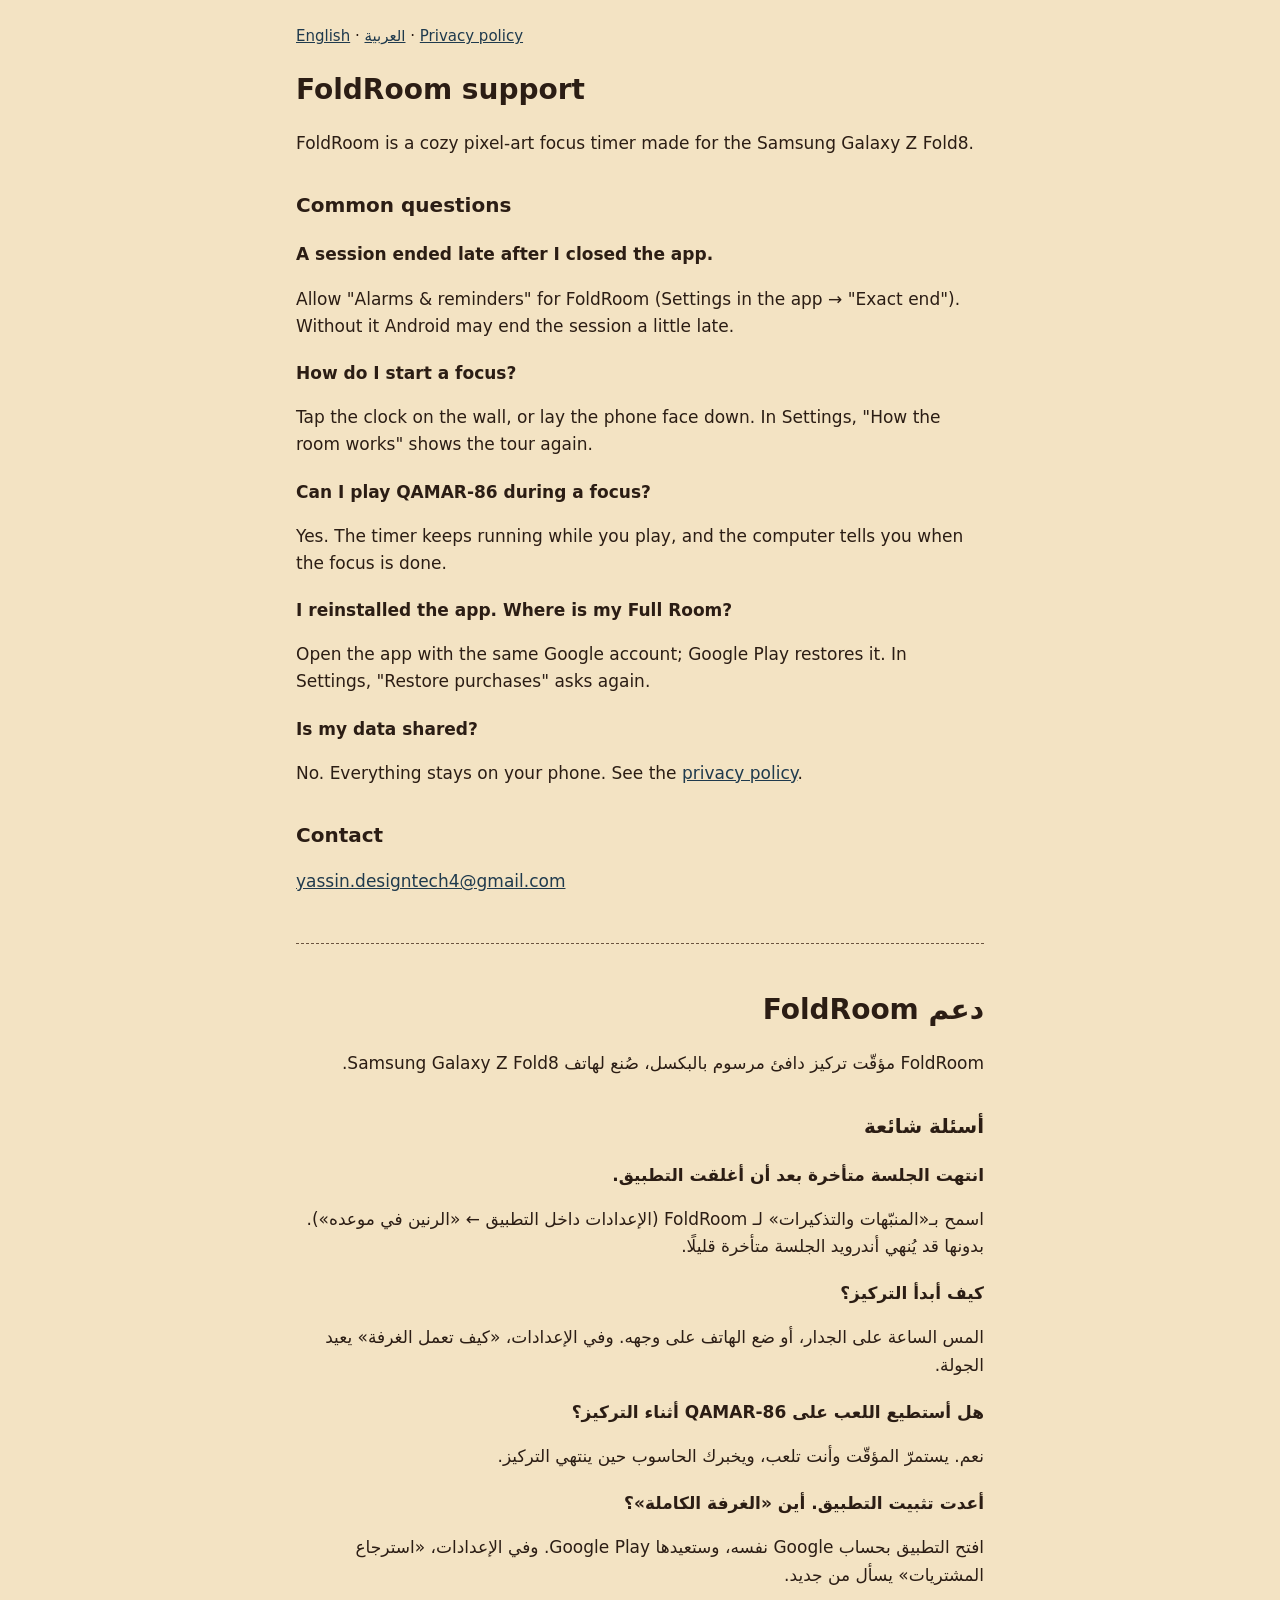
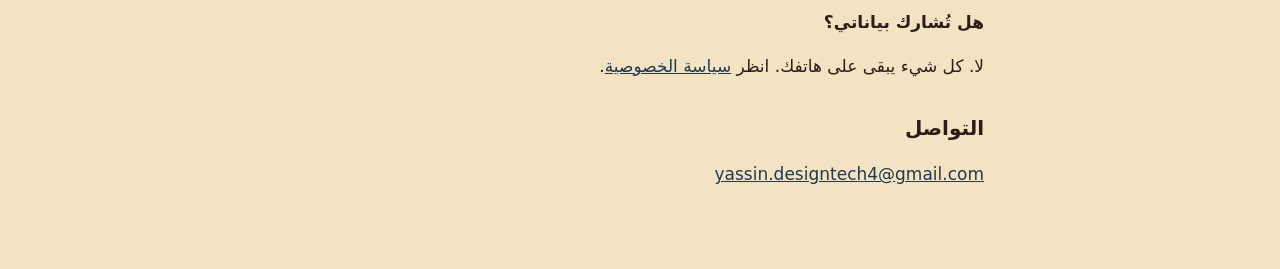
<file: index.html>
<!doctype html>
<html lang="en">
<head>
<meta charset="utf-8">
<meta name="viewport" content="width=device-width, initial-scale=1">
<title>FoldRoom — Support</title>
<link rel="stylesheet" href="style.css">
</head>
<body>
<main>
<nav><a href="#en">English</a> · <a href="#ar" lang="ar">العربية</a> · <a href="privacy.html">Privacy policy</a></nav>

<section id="en" lang="en" dir="ltr">
<h1>FoldRoom support</h1>
<p>FoldRoom is a cozy pixel-art focus timer made for the Samsung Galaxy Z Fold8.</p>

<h2>Common questions</h2>
<h3>A session ended late after I closed the app.</h3>
<p>Allow "Alarms &amp; reminders" for FoldRoom (Settings in the app → "Exact end"). Without it Android may end the session a little late.</p>
<h3>How do I start a focus?</h3>
<p>Tap the clock on the wall, or lay the phone face down. In Settings, "How the room works" shows the tour again.</p>
<h3>Can I play QAMAR-86 during a focus?</h3>
<p>Yes. The timer keeps running while you play, and the computer tells you when the focus is done.</p>
<h3>I reinstalled the app. Where is my Full Room?</h3>
<p>Open the app with the same Google account; Google Play restores it. In Settings, "Restore purchases" asks again.</p>
<h3>Is my data shared?</h3>
<p>No. Everything stays on your phone. See the <a href="privacy.html">privacy policy</a>.</p>

<h2>Contact</h2>
<p><a href="mailto:yassin.designtech4@gmail.com">yassin.designtech4@gmail.com</a></p>
</section>

<hr>

<section id="ar" lang="ar" dir="rtl">
<h1>دعم FoldRoom</h1>
<p>FoldRoom مؤقّت تركيز دافئ مرسوم بالبكسل، صُنع لهاتف Samsung Galaxy Z Fold8.</p>

<h2>أسئلة شائعة</h2>
<h3>انتهت الجلسة متأخرة بعد أن أغلقت التطبيق.</h3>
<p>اسمح بـ«المنبّهات والتذكيرات» لـ FoldRoom (الإعدادات داخل التطبيق ← «الرنين في موعده»). بدونها قد يُنهي أندرويد الجلسة متأخرة قليلًا.</p>
<h3>كيف أبدأ التركيز؟</h3>
<p>المس الساعة على الجدار، أو ضع الهاتف على وجهه. وفي الإعدادات، «كيف تعمل الغرفة» يعيد الجولة.</p>
<h3>هل أستطيع اللعب على QAMAR‑86 أثناء التركيز؟</h3>
<p>نعم. يستمرّ المؤقّت وأنت تلعب، ويخبرك الحاسوب حين ينتهي التركيز.</p>
<h3>أعدت تثبيت التطبيق. أين «الغرفة الكاملة»؟</h3>
<p>افتح التطبيق بحساب Google نفسه، وستعيدها Google Play. وفي الإعدادات، «استرجاع المشتريات» يسأل من جديد.</p>
<h3>هل تُشارك بياناتي؟</h3>
<p>لا. كل شيء يبقى على هاتفك. انظر <a href="privacy.html#ar">سياسة الخصوصية</a>.</p>

<h2>التواصل</h2>
<p><a href="mailto:yassin.designtech4@gmail.com">yassin.designtech4@gmail.com</a></p>
</section>
</main>
</body>
</html>
</file>
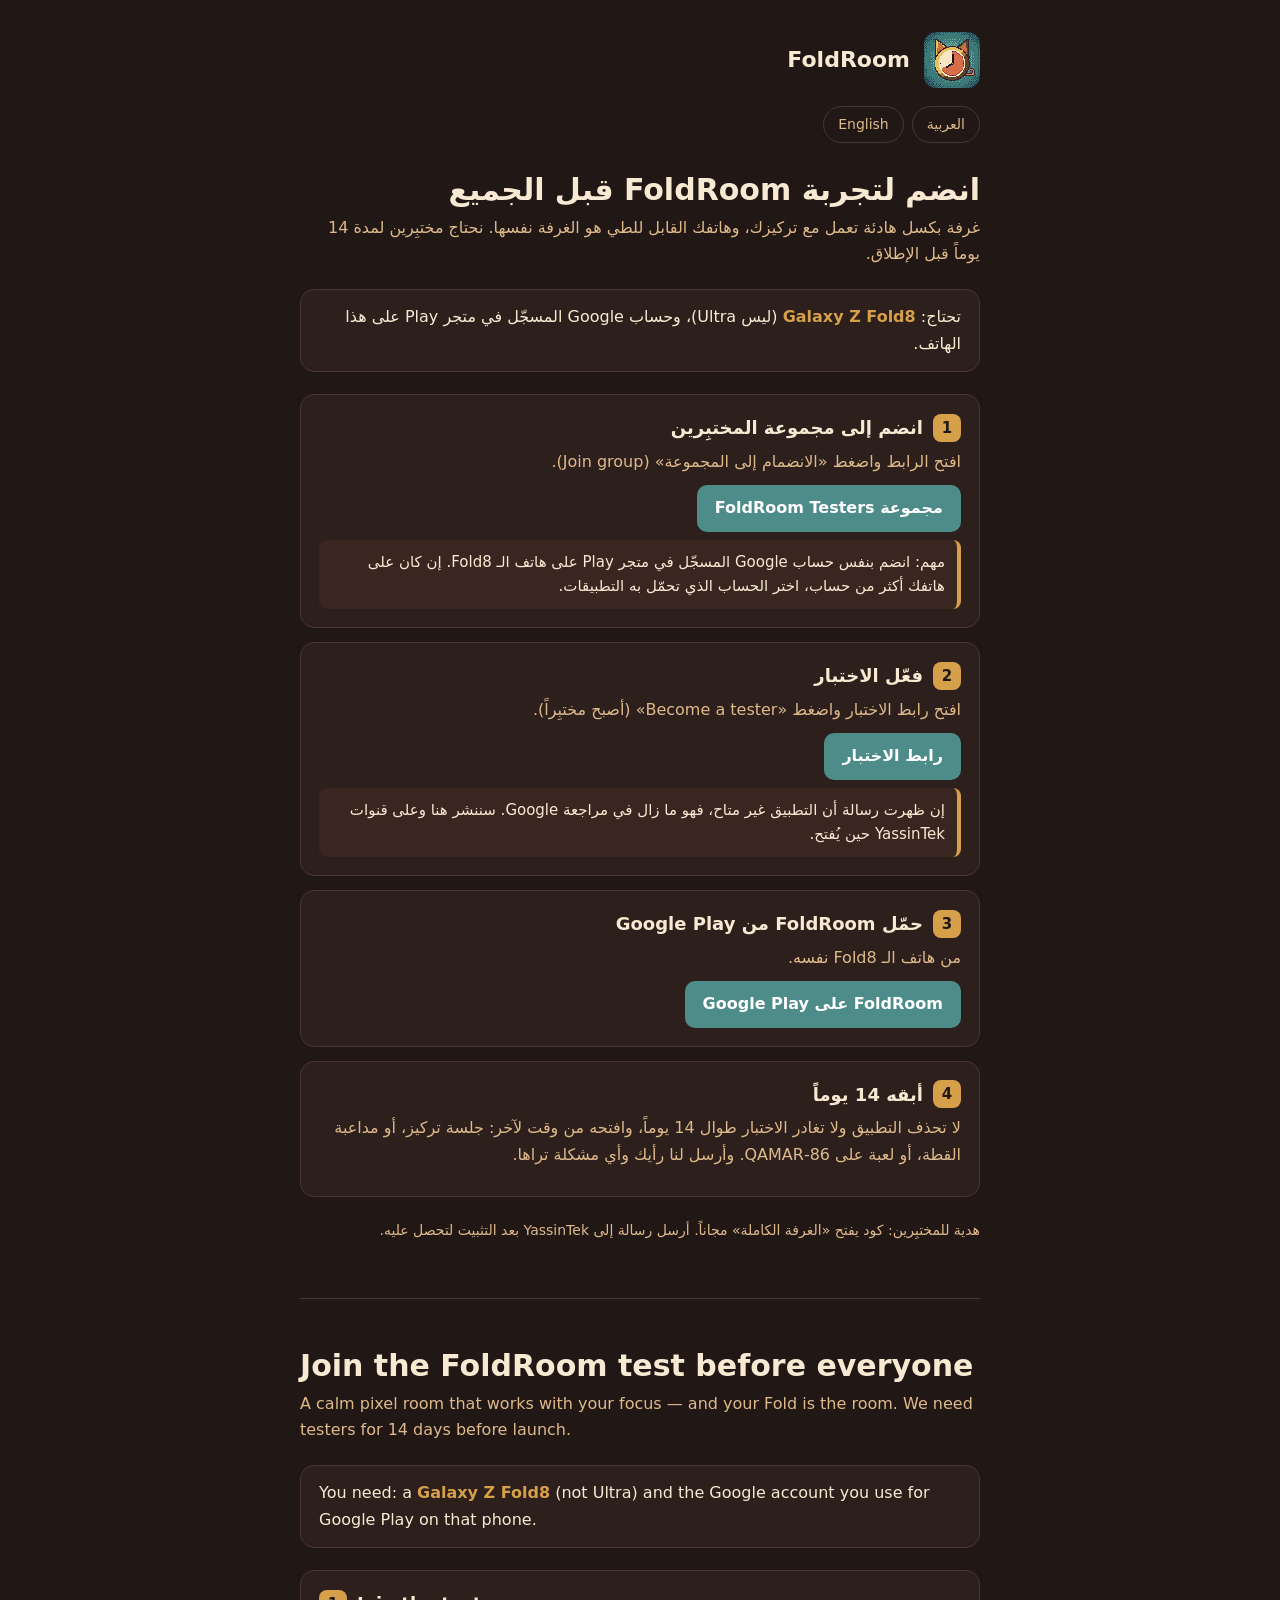
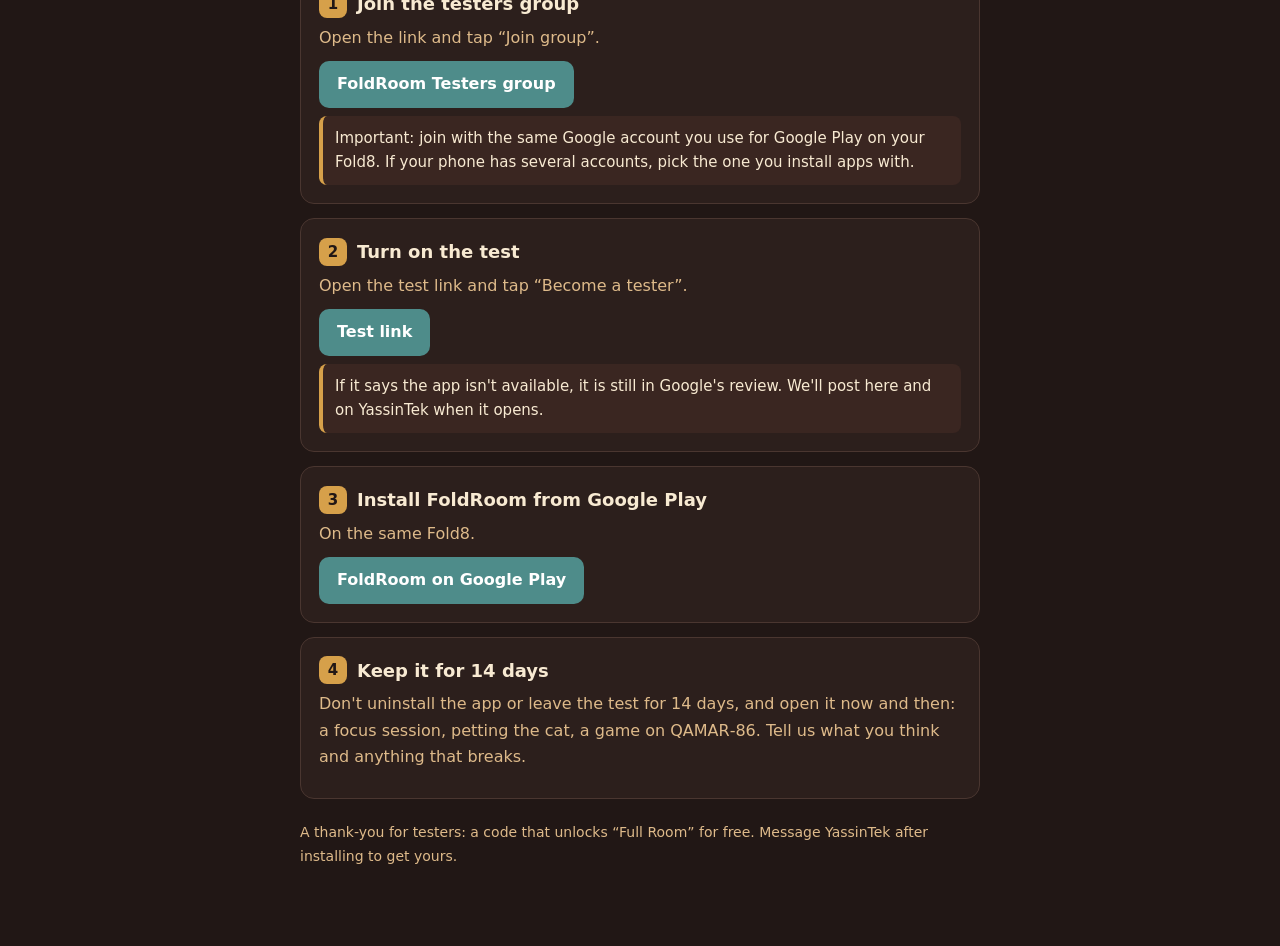
<file: join/index.html>
<!DOCTYPE html>
<html lang="ar" dir="rtl">
<head>
<meta charset="utf-8">
<meta name="viewport" content="width=device-width, initial-scale=1">
<title>FoldRoom — Join the test · انضم للتجربة</title>
<meta name="description" content="Join the FoldRoom closed test on Galaxy Z Fold8.">
<style>
  :root{--bg:#211715;--card:#2c1f1c;--ink:#f8ead2;--sub:#deba8a;--brass:#d6a04a;--teal:#4e8c8a;--line:#4a3630}
  *{box-sizing:border-box}
  body{margin:0;background:var(--bg);color:var(--ink);font-family:"Readex Pro",system-ui,-apple-system,"Segoe UI",Tahoma,sans-serif;line-height:1.65}
  .wrap{max-width:720px;margin:0 auto;padding:32px 20px 64px}
  header{display:flex;align-items:center;gap:14px;margin-bottom:8px}
  header img{width:56px;height:56px;image-rendering:pixelated;border-radius:12px}
  header b{font-size:22px}
  .lang{margin:18px 0 28px;display:flex;gap:8px}
  .lang a{color:var(--sub);text-decoration:none;border:1px solid var(--line);padding:6px 14px;border-radius:999px;font-size:14px}
  h1{font-size:30px;line-height:1.25;margin:8px 0 6px}
  .lead{color:var(--sub);margin:0 0 22px}
  .need{background:var(--card);border:1px solid var(--line);border-radius:14px;padding:14px 18px;margin-bottom:22px}
  .need strong{color:var(--brass)}
  ol{list-style:none;padding:0;margin:0;counter-reset:s}
  li{background:var(--card);border:1px solid var(--line);border-radius:14px;padding:18px 18px 18px 18px;margin-bottom:14px;counter-increment:s;position:relative}
  li h3{margin:0 0 6px;font-size:18px;display:flex;gap:10px;align-items:center}
  li h3::before{content:counter(s);display:inline-grid;place-items:center;width:28px;height:28px;border-radius:8px;background:var(--brass);color:#211715;font-size:15px;flex:none}
  li p{margin:0 0 10px;color:var(--sub)}
  .btn{display:inline-block;background:var(--teal);color:#fff;text-decoration:none;padding:10px 18px;border-radius:10px;font-weight:600}
  .warn{color:var(--ink);background:#3a2621;border-inline-start:4px solid var(--brass);padding:10px 12px;border-radius:8px;margin-top:8px;font-size:15px}
  section+section{margin-top:56px;padding-top:40px;border-top:1px solid var(--line)}
  .small{color:var(--sub);font-size:14px;margin-top:22px}
  [lang=en]{direction:ltr;text-align:left}
</style>
</head>
<body>
<div class="wrap">
  <header><img src="../press/play_store_icon_512.png" alt=""><b>FoldRoom</b></header>
  <div class="lang"><a href="#ar">العربية</a><a href="#en">English</a></div>

  <section id="ar" lang="ar">
    <h1>انضم لتجربة FoldRoom قبل الجميع</h1>
    <p class="lead">غرفة بكسل هادئة تعمل مع تركيزك، وهاتفك القابل للطي هو الغرفة نفسها. نحتاج مختبِرين لمدة 14 يوماً قبل الإطلاق.</p>
    <div class="need">تحتاج: <strong>Galaxy Z Fold8</strong> (ليس Ultra)، وحساب Google المسجّل في متجر Play على هذا الهاتف.</div>
    <ol>
      <li>
        <h3>انضم إلى مجموعة المختبِرين</h3>
        <p>افتح الرابط واضغط «الانضمام إلى المجموعة» (Join group).</p>
        <a class="btn" href="https://groups.google.com/g/foldroom-testers">مجموعة FoldRoom Testers</a>
        <div class="warn">مهم: انضم بنفس حساب Google المسجّل في متجر Play على هاتف الـ Fold8. إن كان على هاتفك أكثر من حساب، اختر الحساب الذي تحمّل به التطبيقات.</div>
      </li>
      <li>
        <h3>فعّل الاختبار</h3>
        <p>افتح رابط الاختبار واضغط «Become a tester» (أصبح مختبِراً).</p>
        <a class="btn" href="https://play.google.com/apps/testing/com.yassintek.foldroom">رابط الاختبار</a>
        <div class="warn">إن ظهرت رسالة أن التطبيق غير متاح، فهو ما زال في مراجعة Google. سننشر هنا وعلى قنوات YassinTek حين يُفتح.</div>
      </li>
      <li>
        <h3>حمّل FoldRoom من Google Play</h3>
        <p>من هاتف الـ Fold8 نفسه.</p>
        <a class="btn" href="https://play.google.com/store/apps/details?id=com.yassintek.foldroom">FoldRoom على Google Play</a>
      </li>
      <li>
        <h3>أبقه 14 يوماً</h3>
        <p>لا تحذف التطبيق ولا تغادر الاختبار طوال 14 يوماً، وافتحه من وقت لآخر: جلسة تركيز، أو مداعبة القطة، أو لعبة على QAMAR‑86. وأرسل لنا رأيك وأي مشكلة تراها.</p>
      </li>
    </ol>
    <p class="small">هدية للمختبِرين: كود يفتح «الغرفة الكاملة» مجاناً. أرسل رسالة إلى YassinTek بعد التثبيت لتحصل عليه.</p>
  </section>

  <section id="en" lang="en">
    <h1>Join the FoldRoom test before everyone</h1>
    <p class="lead">A calm pixel room that works with your focus — and your Fold is the room. We need testers for 14 days before launch.</p>
    <div class="need">You need: a <strong>Galaxy Z Fold8</strong> (not Ultra) and the Google account you use for Google Play on that phone.</div>
    <ol>
      <li>
        <h3>Join the testers group</h3>
        <p>Open the link and tap “Join group”.</p>
        <a class="btn" href="https://groups.google.com/g/foldroom-testers">FoldRoom Testers group</a>
        <div class="warn">Important: join with the same Google account you use for Google Play on your Fold8. If your phone has several accounts, pick the one you install apps with.</div>
      </li>
      <li>
        <h3>Turn on the test</h3>
        <p>Open the test link and tap “Become a tester”.</p>
        <a class="btn" href="https://play.google.com/apps/testing/com.yassintek.foldroom">Test link</a>
        <div class="warn">If it says the app isn't available, it is still in Google's review. We'll post here and on YassinTek when it opens.</div>
      </li>
      <li>
        <h3>Install FoldRoom from Google Play</h3>
        <p>On the same Fold8.</p>
        <a class="btn" href="https://play.google.com/store/apps/details?id=com.yassintek.foldroom">FoldRoom on Google Play</a>
      </li>
      <li>
        <h3>Keep it for 14 days</h3>
        <p>Don't uninstall the app or leave the test for 14 days, and open it now and then: a focus session, petting the cat, a game on QAMAR‑86. Tell us what you think and anything that breaks.</p>
      </li>
    </ol>
    <p class="small">A thank-you for testers: a code that unlocks “Full Room” for free. Message YassinTek after installing to get yours.</p>
  </section>
</div>
</body>
</html>
</file>
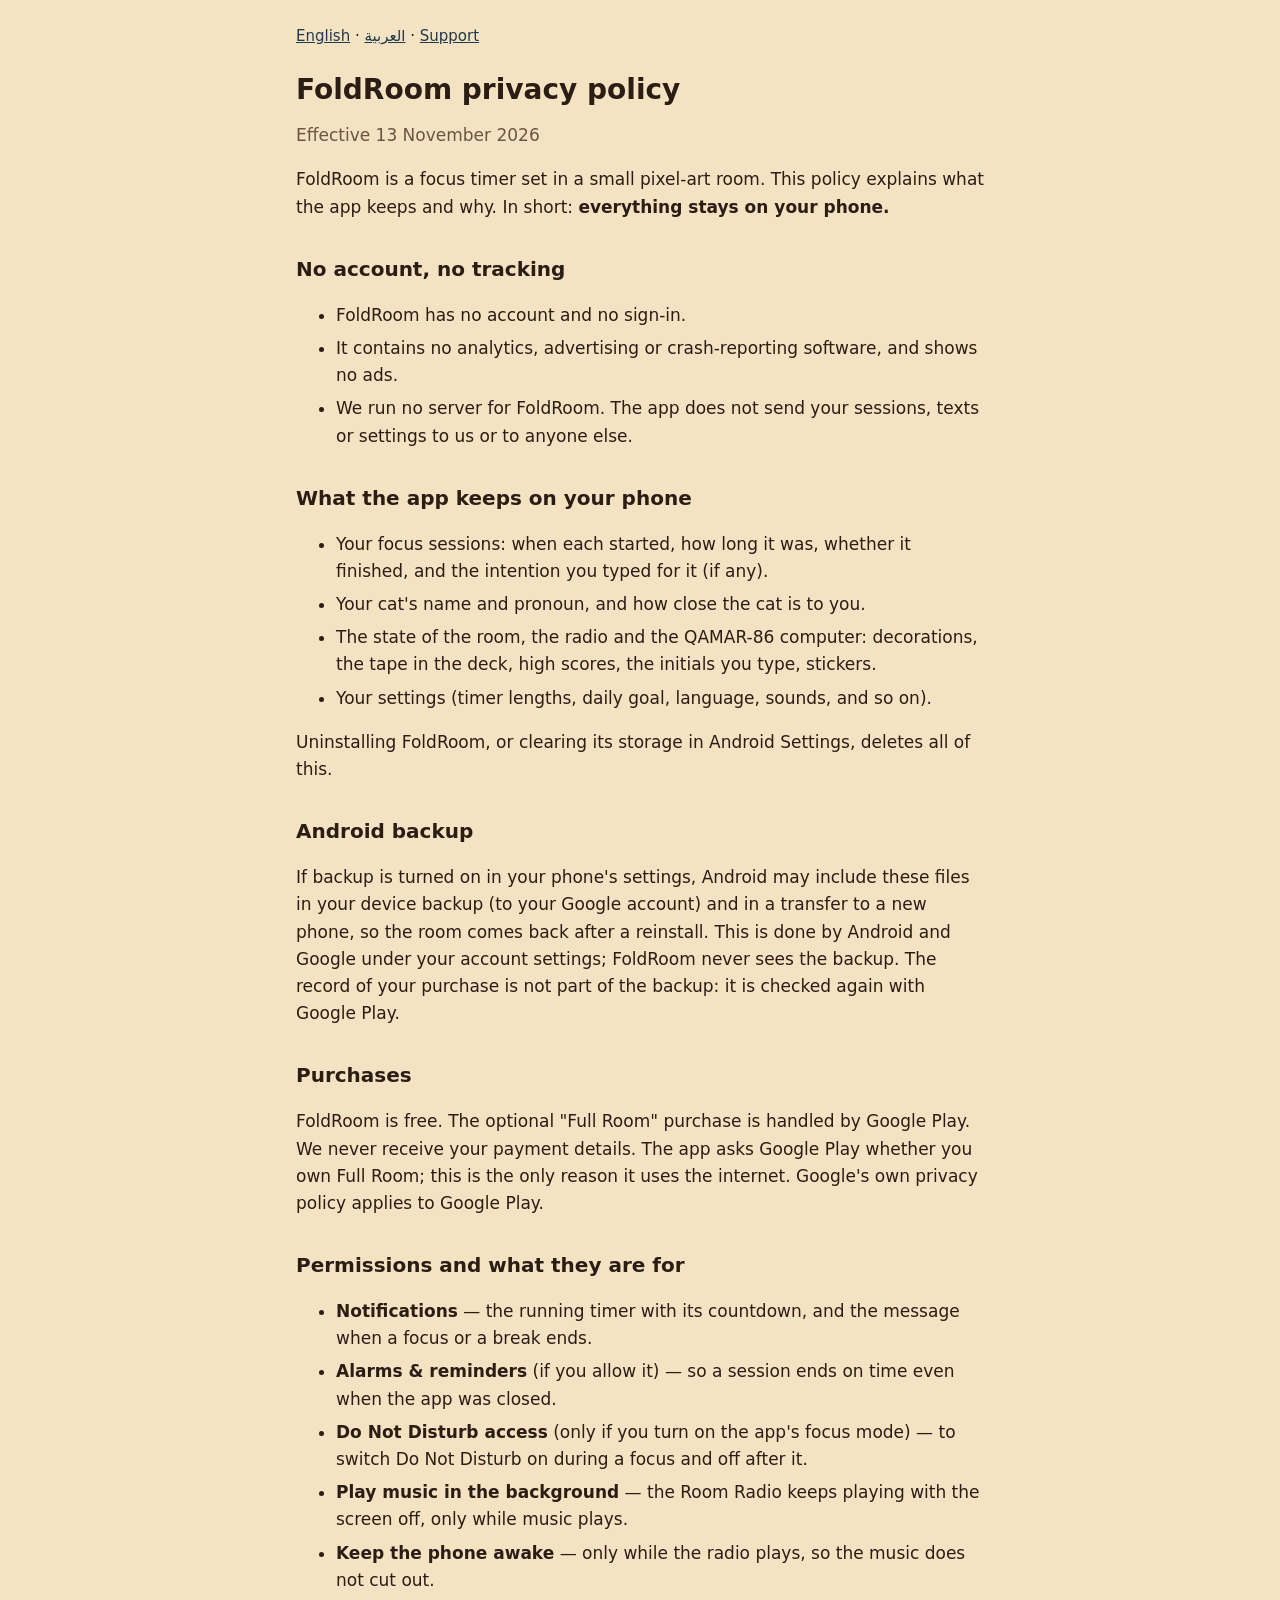
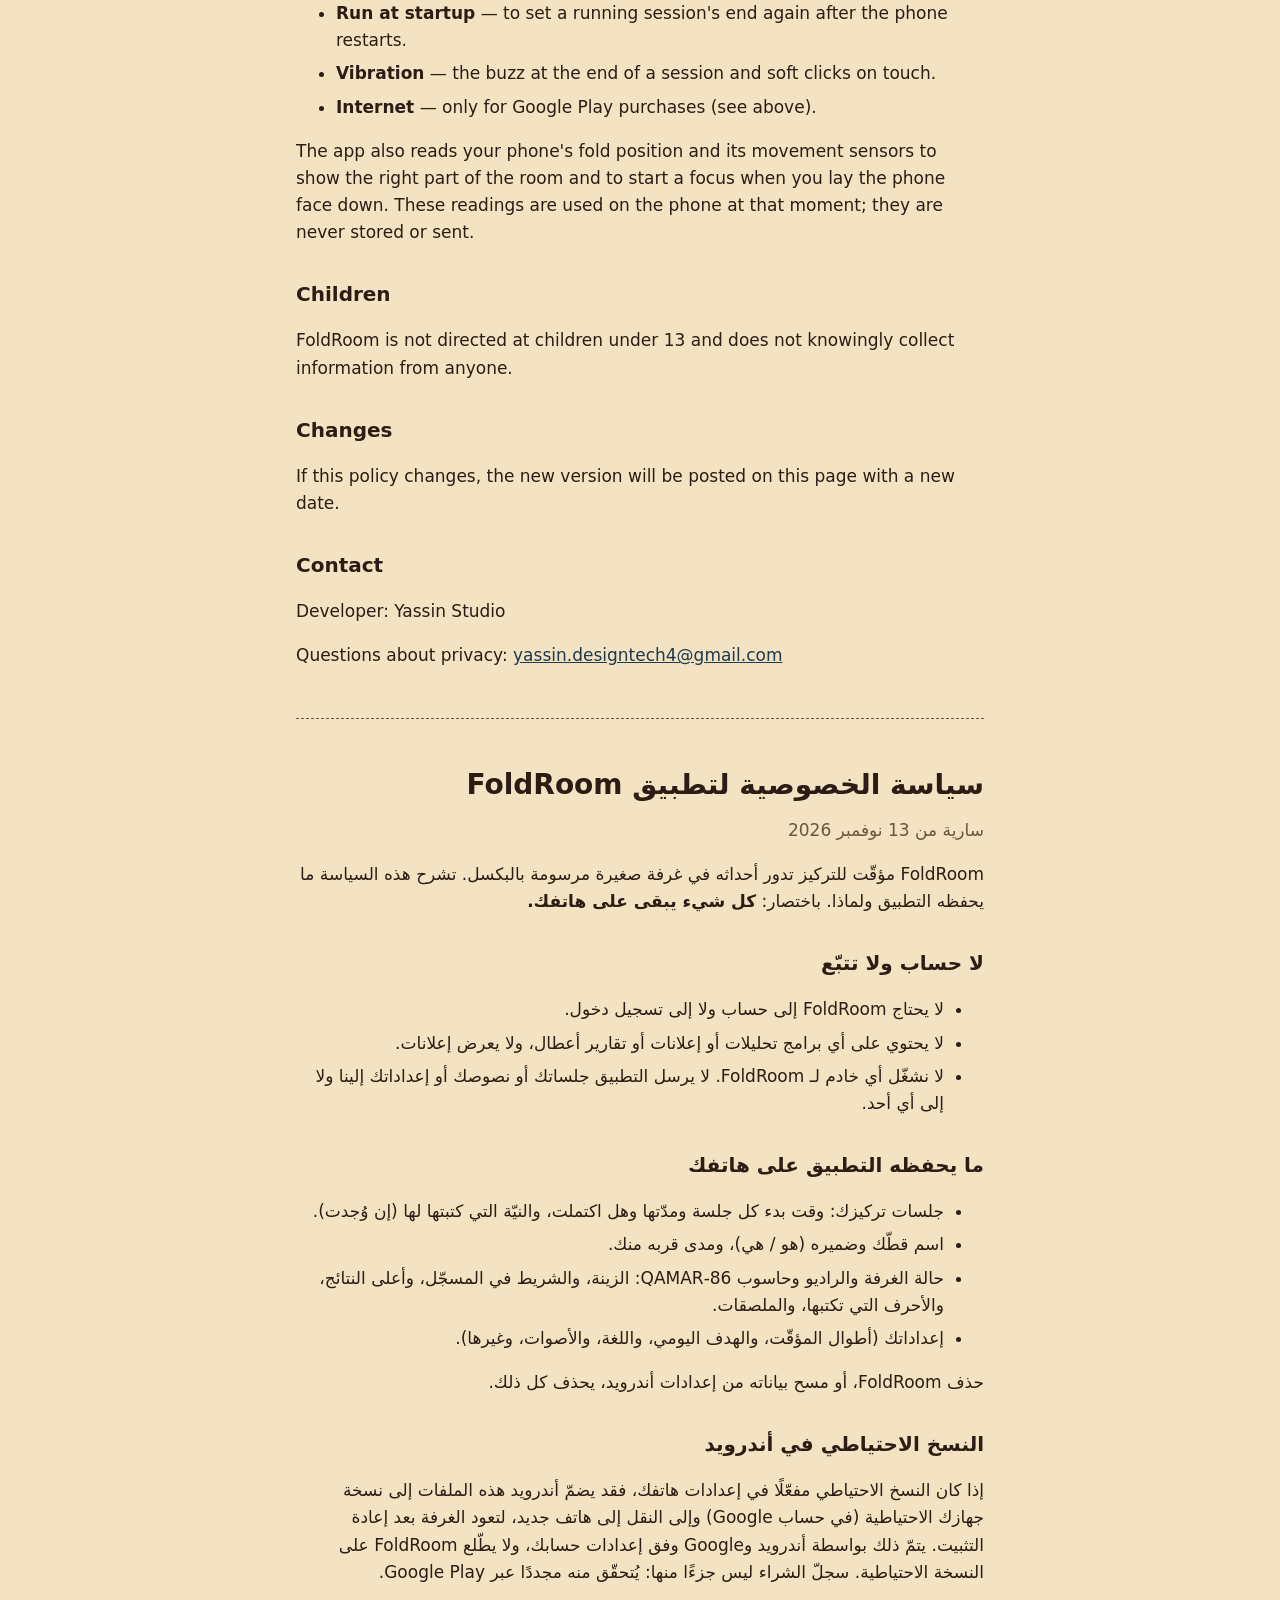
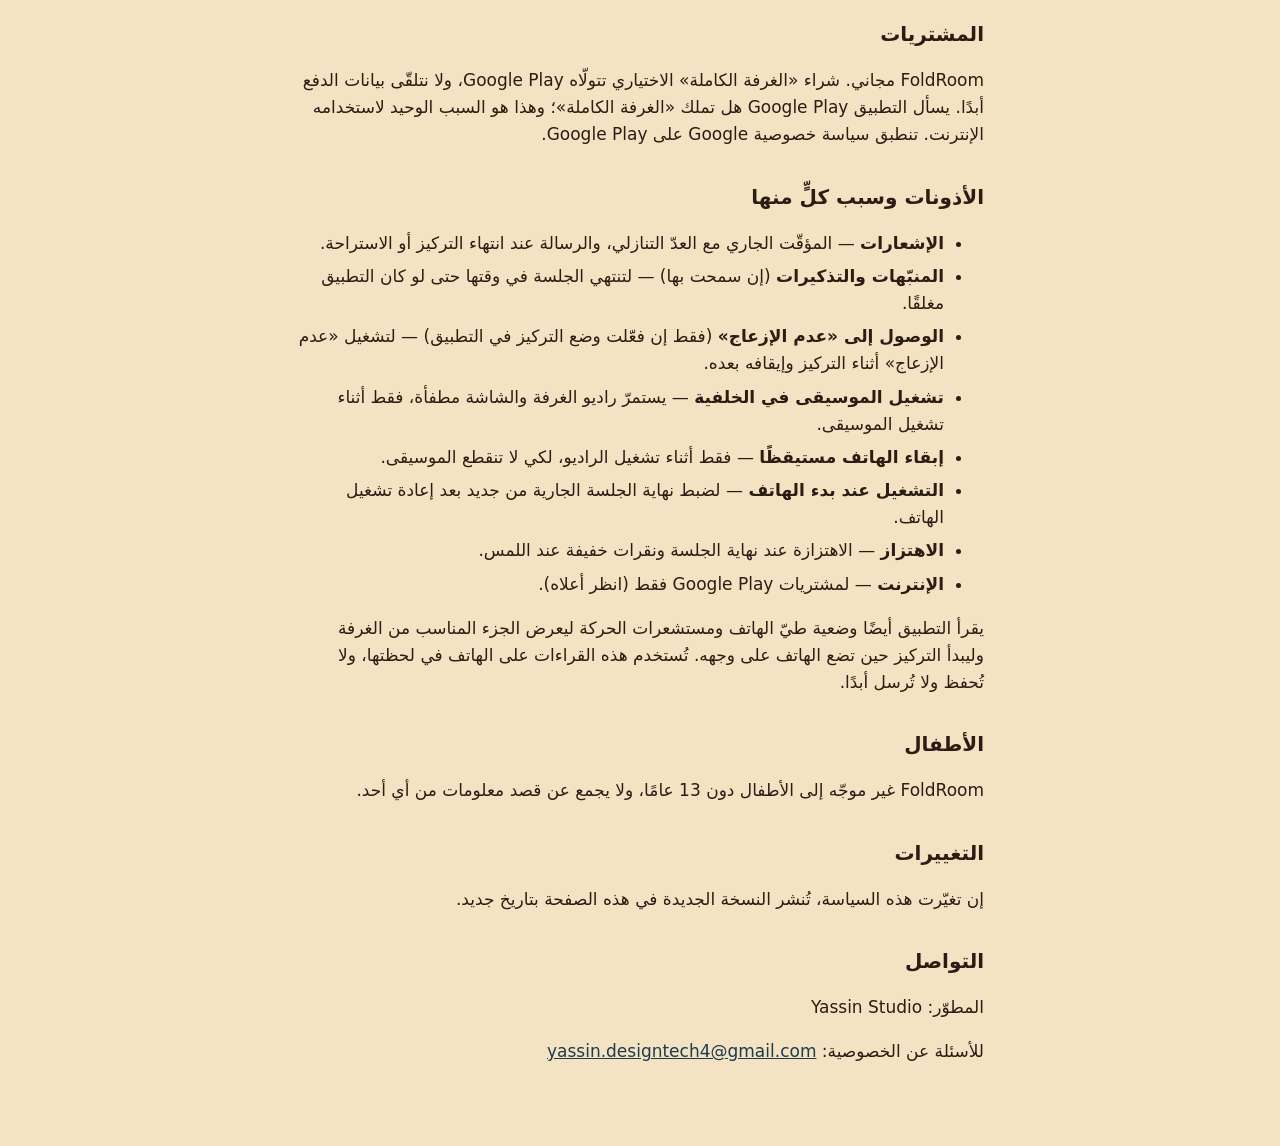
<file: privacy.html>
<!doctype html>
<html lang="en">
<head>
<meta charset="utf-8">
<meta name="viewport" content="width=device-width, initial-scale=1">
<title>FoldRoom — Privacy policy</title>
<link rel="stylesheet" href="style.css">
</head>
<body>
<main>
<nav><a href="#en">English</a> · <a href="#ar" lang="ar">العربية</a> · <a href="index.html">Support</a></nav>

<section id="en" lang="en" dir="ltr">
<h1>FoldRoom privacy policy</h1>
<p class="date">Effective 13 November 2026</p>

<p>FoldRoom is a focus timer set in a small pixel-art room. This policy explains what the app keeps and why. In short: <strong>everything stays on your phone.</strong></p>

<h2>No account, no tracking</h2>
<ul>
<li>FoldRoom has no account and no sign-in.</li>
<li>It contains no analytics, advertising or crash-reporting software, and shows no ads.</li>
<li>We run no server for FoldRoom. The app does not send your sessions, texts or settings to us or to anyone else.</li>
</ul>

<h2>What the app keeps on your phone</h2>
<ul>
<li>Your focus sessions: when each started, how long it was, whether it finished, and the intention you typed for it (if any).</li>
<li>Your cat's name and pronoun, and how close the cat is to you.</li>
<li>The state of the room, the radio and the QAMAR-86 computer: decorations, the tape in the deck, high scores, the initials you type, stickers.</li>
<li>Your settings (timer lengths, daily goal, language, sounds, and so on).</li>
</ul>
<p>Uninstalling FoldRoom, or clearing its storage in Android Settings, deletes all of this.</p>

<h2>Android backup</h2>
<p>If backup is turned on in your phone's settings, Android may include these files in your device backup (to your Google account) and in a transfer to a new phone, so the room comes back after a reinstall. This is done by Android and Google under your account settings; FoldRoom never sees the backup. The record of your purchase is not part of the backup: it is checked again with Google Play.</p>

<h2>Purchases</h2>
<p>FoldRoom is free. The optional "Full Room" purchase is handled by Google Play. We never receive your payment details. The app asks Google Play whether you own Full Room; this is the only reason it uses the internet. Google's own privacy policy applies to Google Play.</p>

<h2>Permissions and what they are for</h2>
<ul>
<li><strong>Notifications</strong> — the running timer with its countdown, and the message when a focus or a break ends.</li>
<li><strong>Alarms &amp; reminders</strong> (if you allow it) — so a session ends on time even when the app was closed.</li>
<li><strong>Do Not Disturb access</strong> (only if you turn on the app's focus mode) — to switch Do Not Disturb on during a focus and off after it.</li>
<li><strong>Play music in the background</strong> — the Room Radio keeps playing with the screen off, only while music plays.</li>
<li><strong>Keep the phone awake</strong> — only while the radio plays, so the music does not cut out.</li>
<li><strong>Run at startup</strong> — to set a running session's end again after the phone restarts.</li>
<li><strong>Vibration</strong> — the buzz at the end of a session and soft clicks on touch.</li>
<li><strong>Internet</strong> — only for Google Play purchases (see above).</li>
</ul>
<p>The app also reads your phone's fold position and its movement sensors to show the right part of the room and to start a focus when you lay the phone face down. These readings are used on the phone at that moment; they are never stored or sent.</p>

<h2>Children</h2>
<p>FoldRoom is not directed at children under 13 and does not knowingly collect information from anyone.</p>

<h2>Changes</h2>
<p>If this policy changes, the new version will be posted on this page with a new date.</p>

<h2>Contact</h2>
<p>Developer: Yassin Studio</p>
<p>Questions about privacy: <a href="mailto:yassin.designtech4@gmail.com">yassin.designtech4@gmail.com</a></p>
</section>

<hr>

<section id="ar" lang="ar" dir="rtl">
<h1>سياسة الخصوصية لتطبيق FoldRoom</h1>
<p class="date">سارية من 13 نوفمبر 2026</p>

<p>FoldRoom مؤقّت للتركيز تدور أحداثه في غرفة صغيرة مرسومة بالبكسل. تشرح هذه السياسة ما يحفظه التطبيق ولماذا. باختصار: <strong>كل شيء يبقى على هاتفك.</strong></p>

<h2>لا حساب ولا تتبّع</h2>
<ul>
<li>لا يحتاج FoldRoom إلى حساب ولا إلى تسجيل دخول.</li>
<li>لا يحتوي على أي برامج تحليلات أو إعلانات أو تقارير أعطال، ولا يعرض إعلانات.</li>
<li>لا نشغّل أي خادم لـ FoldRoom. لا يرسل التطبيق جلساتك أو نصوصك أو إعداداتك إلينا ولا إلى أي أحد.</li>
</ul>

<h2>ما يحفظه التطبيق على هاتفك</h2>
<ul>
<li>جلسات تركيزك: وقت بدء كل جلسة ومدّتها وهل اكتملت، والنيّة التي كتبتها لها (إن وُجدت).</li>
<li>اسم قطّك وضميره (هو / هي)، ومدى قربه منك.</li>
<li>حالة الغرفة والراديو وحاسوب QAMAR‑86: الزينة، والشريط في المسجّل، وأعلى النتائج، والأحرف التي تكتبها، والملصقات.</li>
<li>إعداداتك (أطوال المؤقّت، والهدف اليومي، واللغة، والأصوات، وغيرها).</li>
</ul>
<p>حذف FoldRoom، أو مسح بياناته من إعدادات أندرويد، يحذف كل ذلك.</p>

<h2>النسخ الاحتياطي في أندرويد</h2>
<p>إذا كان النسخ الاحتياطي مفعّلًا في إعدادات هاتفك، فقد يضمّ أندرويد هذه الملفات إلى نسخة جهازك الاحتياطية (في حساب Google) وإلى النقل إلى هاتف جديد، لتعود الغرفة بعد إعادة التثبيت. يتمّ ذلك بواسطة أندرويد وGoogle وفق إعدادات حسابك، ولا يطّلع FoldRoom على النسخة الاحتياطية. سجلّ الشراء ليس جزءًا منها: يُتحقّق منه مجددًا عبر Google Play.</p>

<h2>المشتريات</h2>
<p>FoldRoom مجاني. شراء «الغرفة الكاملة» الاختياري تتولّاه Google Play، ولا نتلقّى بيانات الدفع أبدًا. يسأل التطبيق Google Play هل تملك «الغرفة الكاملة»؛ وهذا هو السبب الوحيد لاستخدامه الإنترنت. تنطبق سياسة خصوصية Google على Google Play.</p>

<h2>الأذونات وسبب كلٍّ منها</h2>
<ul>
<li><strong>الإشعارات</strong> — المؤقّت الجاري مع العدّ التنازلي، والرسالة عند انتهاء التركيز أو الاستراحة.</li>
<li><strong>المنبّهات والتذكيرات</strong> (إن سمحت بها) — لتنتهي الجلسة في وقتها حتى لو كان التطبيق مغلقًا.</li>
<li><strong>الوصول إلى «عدم الإزعاج»</strong> (فقط إن فعّلت وضع التركيز في التطبيق) — لتشغيل «عدم الإزعاج» أثناء التركيز وإيقافه بعده.</li>
<li><strong>تشغيل الموسيقى في الخلفية</strong> — يستمرّ راديو الغرفة والشاشة مطفأة، فقط أثناء تشغيل الموسيقى.</li>
<li><strong>إبقاء الهاتف مستيقظًا</strong> — فقط أثناء تشغيل الراديو، لكي لا تنقطع الموسيقى.</li>
<li><strong>التشغيل عند بدء الهاتف</strong> — لضبط نهاية الجلسة الجارية من جديد بعد إعادة تشغيل الهاتف.</li>
<li><strong>الاهتزاز</strong> — الاهتزازة عند نهاية الجلسة ونقرات خفيفة عند اللمس.</li>
<li><strong>الإنترنت</strong> — لمشتريات Google Play فقط (انظر أعلاه).</li>
</ul>
<p>يقرأ التطبيق أيضًا وضعية طيّ الهاتف ومستشعرات الحركة ليعرض الجزء المناسب من الغرفة وليبدأ التركيز حين تضع الهاتف على وجهه. تُستخدم هذه القراءات على الهاتف في لحظتها، ولا تُحفظ ولا تُرسل أبدًا.</p>

<h2>الأطفال</h2>
<p>FoldRoom غير موجّه إلى الأطفال دون 13 عامًا، ولا يجمع عن قصد معلومات من أي أحد.</p>

<h2>التغييرات</h2>
<p>إن تغيّرت هذه السياسة، تُنشر النسخة الجديدة في هذه الصفحة بتاريخ جديد.</p>

<h2>التواصل</h2>
<p>المطوّر: Yassin Studio</p>
<p>للأسئلة عن الخصوصية: <a href="mailto:yassin.designtech4@gmail.com">yassin.designtech4@gmail.com</a></p>
</section>
</main>
</body>
</html>
</file>
<file: style.css>
:root { --bg: #f3e3c3; --ink: #2b1d14; --soft: #6b5440; --accent: #1f3a4d; }
@media (prefers-color-scheme: dark) { :root { --bg: #1d1712; --ink: #f0e2c6; --soft: #c4ae8c; --accent: #9cc3dd; } }
* { box-sizing: border-box; }
body { margin: 0; background: var(--bg); color: var(--ink); font: 17px/1.6 system-ui, "Segoe UI", Roboto, "Noto Sans Arabic", sans-serif; }
main { max-width: 720px; margin: 0 auto; padding: 24px 16px 64px; }
nav { font-size: 15px; margin-bottom: 24px; }
a { color: var(--accent); }
h1 { font-size: 28px; line-height: 1.25; }
h2 { font-size: 20px; margin-top: 32px; }
h3 { font-size: 17px; margin: 20px 0 4px; }
.date { color: var(--soft); margin-top: -8px; }
hr { border: 0; border-top: 1px dashed var(--soft); margin: 48px 0; }
li { margin: 6px 0; }
</file>
